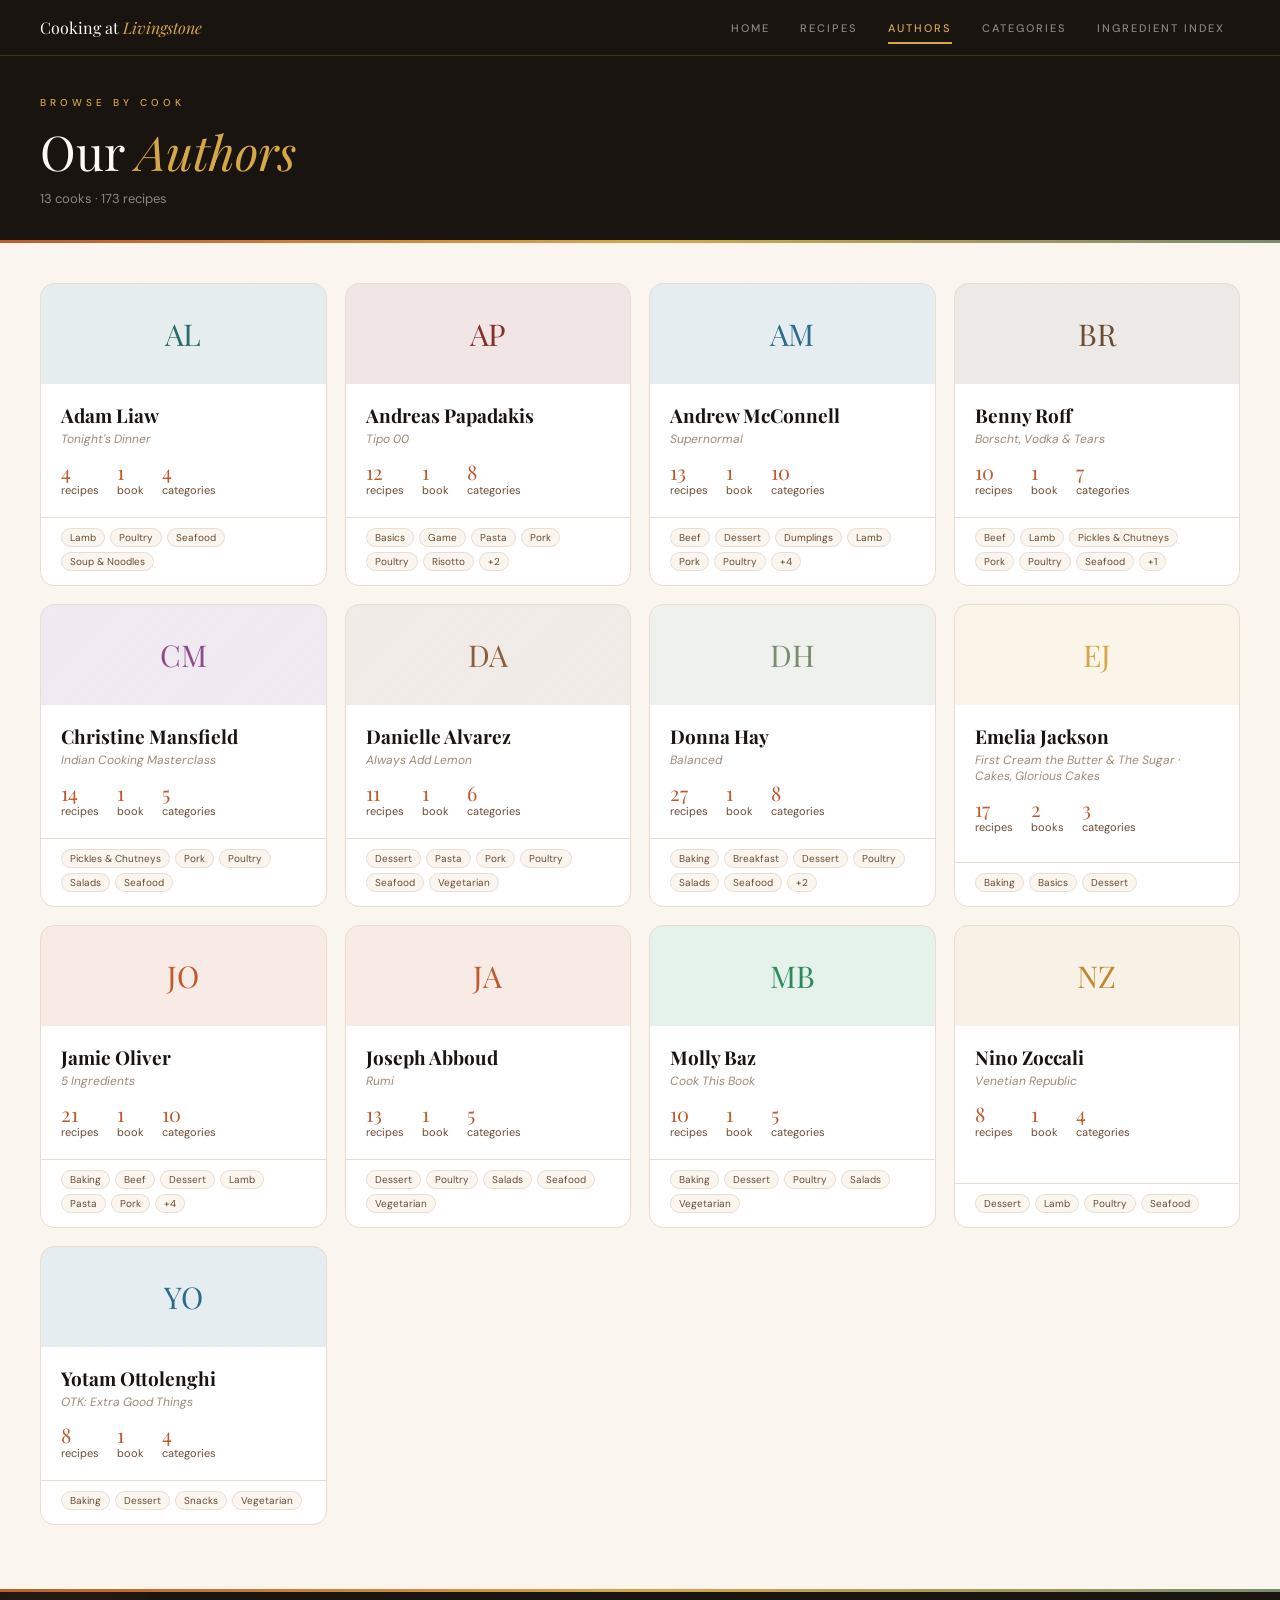
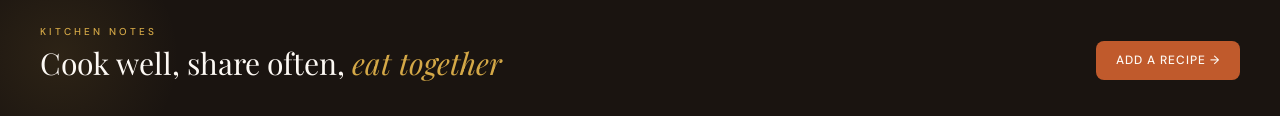
<file: authors.html>
<!DOCTYPE html>
<html lang="en">
<head>
<meta charset="UTF-8">
<meta name="viewport" content="width=device-width, initial-scale=1.0">
<title>Authors — Cooking at Livingstone</title>
<link href="https://fonts.googleapis.com/css2?family=Playfair+Display:ital,wght@0,400;0,700;1,400&family=DM+Sans:ital,wght@0,300;0,400;0,500;1,300&display=swap" rel="stylesheet">
<link rel="stylesheet" href="shared.css">

</head>
<body><nav class="nav" id="main-nav">
  <a href="index.html" class="nav-brand">Cooking at <em>Livingstone</em></a>
  <button class="nav-toggle" id="nav-toggle" aria-label="Menu">☰</button>
  <ul class="nav-links" id="nav-links">
    <li><a href="index.html" class="nav-link">Home</a></li>
    <li><a href="browse.html" class="nav-link">Recipes</a></li>
    <li><a href="authors.html" class="nav-link is-active">Authors</a></li>
    <li><a href="categories.html" class="nav-link">Categories</a></li>
    <li><a href="ingredient-index.html" class="nav-link">Ingredient Index</a></li>
  </ul>
</nav>
<main>
  <section class="subpage-hero">
    <div class="hero-eyebrow">Browse by cook</div>
    <h1>Our <em>Authors</em></h1>
    <div class="subpage-meta"><span>13 cooks · 173 recipes</span></div>
    <div class="hero-rule"></div>
  </section>
  <div class="page-body">
    <div class="authors-grid" id="authors-grid"></div>
  </div>
</main>
<footer><div class="footer-inner"><div><div class="footer-eyebrow">Kitchen Notes</div><div class="footer-title">Cook well, share often, <em>eat together</em></div></div><div class="footer-note"><a href="submit.html" class="footer-submit-btn">Add a recipe →</a></div></div></footer><script src="data.js"></script>
<script>
const authors = [...new Set(RECIPES.map(r=>r.author))];
const grid = document.getElementById('authors-grid');
const authorData = authors.map(name => {
    const recs=RECIPES.filter(r=>r.author===name);
    const books=[...new Set(recs.map(r=>r.book))];
    const cats=[...new Set(recs.map(r=>r.category))].sort();
    const m=AUTHOR_META[name]||{initials:name.slice(0,2).toUpperCase(),color:'#C05A2C',bg:'rgba(192,90,44,0.1)'};
    return {name,recs,books,cats,m};
  }).sort((a,b)=>a.name.localeCompare(b.name));

  grid.innerHTML = authorData.map(({name,recs,books,cats,m}) => `<a href="author.html?name=${encodeURIComponent(name)}" class="author-dir-card">
      <div class="author-dir-img" style="background:${m.bg};color:${m.color}"><span>${m.initials}</span></div>
      <div class="author-dir-body">
        <div class="author-dir-name">${escHtml(name)}</div>
        <div class="author-dir-book">${books.join(' · ')}</div>
        <div class="author-dir-stats">
          <div class="stat"><strong>${recs.length}</strong>recipes</div>
          <div class="stat"><strong>${books.length}</strong>${books.length>1?'books':'book'}</div>
          <div class="stat"><strong>${cats.length}</strong>categories</div>
        </div>
      </div>
      <div class="author-dir-footer">
        ${cats.slice(0,6).map(c=>`<span class="cat-chip">${escHtml(c)}</span>`).join('')}
        ${cats.length>6?`<span class="cat-chip">+${cats.length-6}</span>`:''}
      </div></a>`).join('');
</script>
<script>document.getElementById("nav-toggle").addEventListener("click",function(){document.getElementById("nav-links").classList.toggle("is-open");});</script></body></html>
</file>
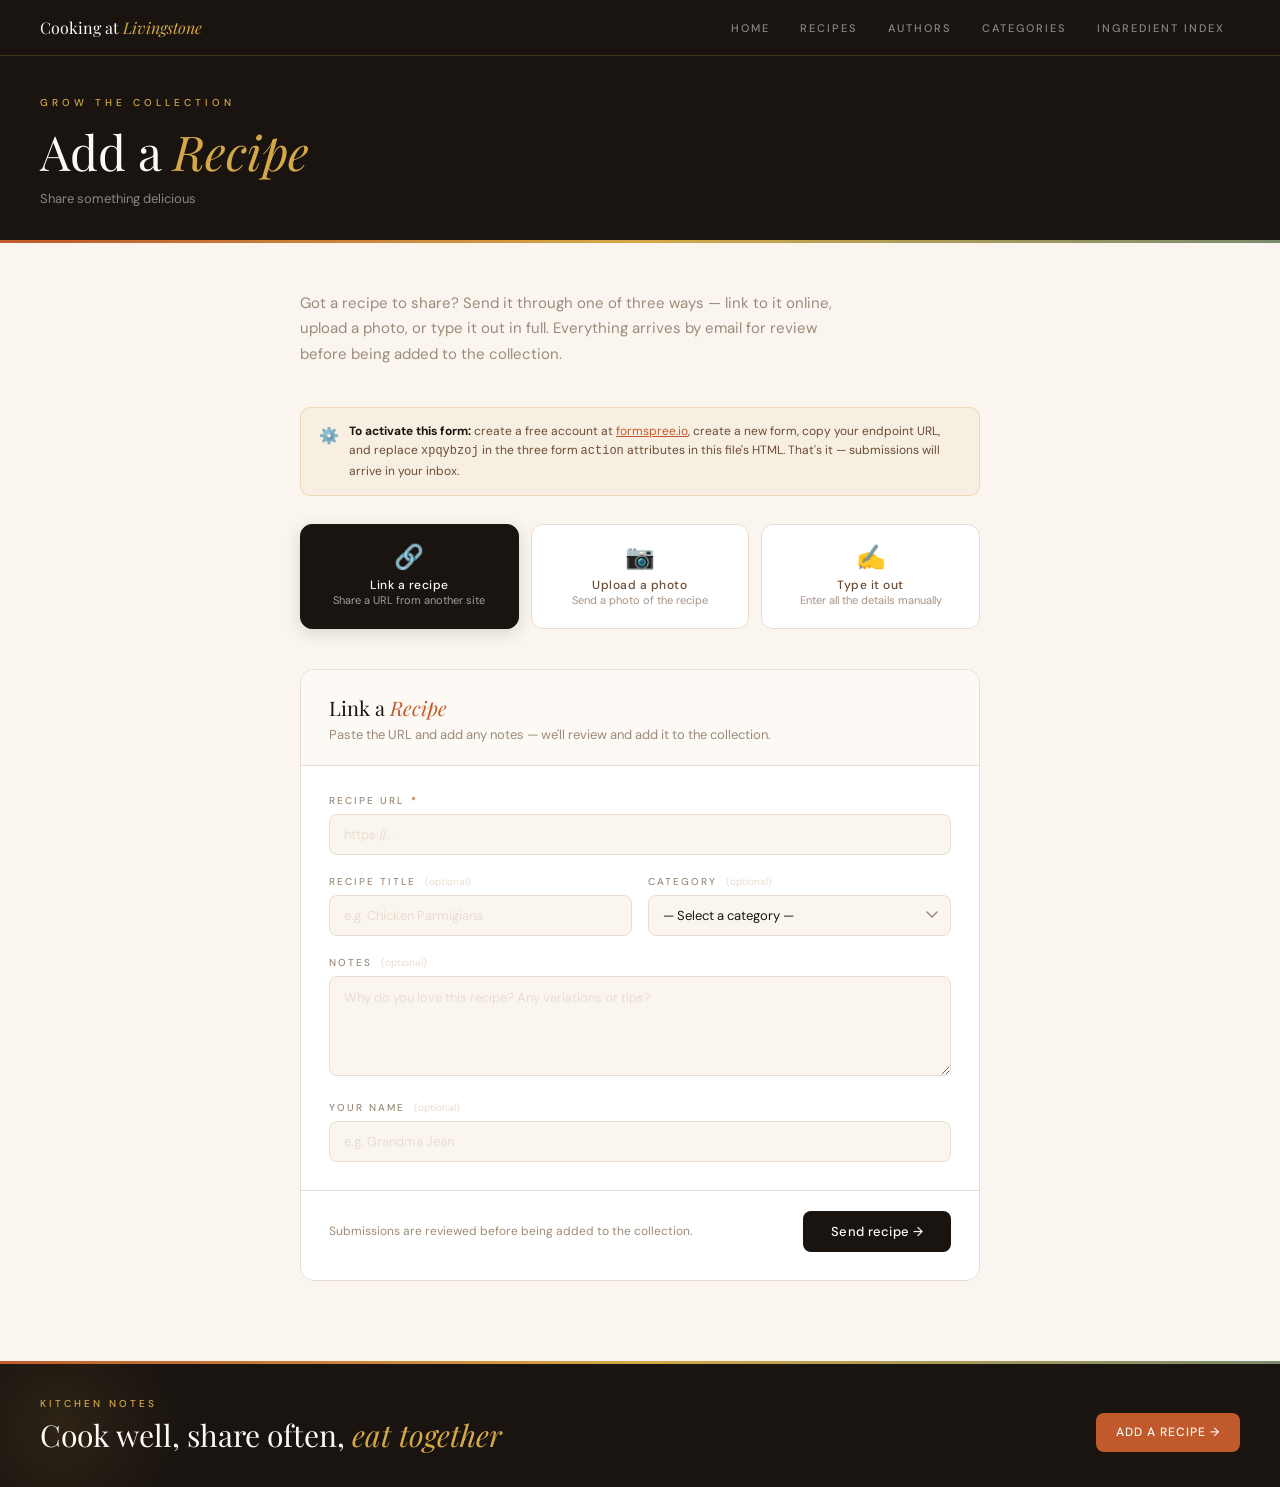
<file: submit.html>
<!DOCTYPE html>
<html lang="en">
<head>
<meta charset="UTF-8">
<meta name="viewport" content="width=device-width, initial-scale=1.0">
<title>Add a Recipe — Cooking at Livingstone</title>
<link href="https://fonts.googleapis.com/css2?family=Playfair+Display:ital,wght@0,400;0,700;1,400&family=DM+Sans:ital,wght@0,300;0,400;0,500;1,300&display=swap" rel="stylesheet">
<link rel="stylesheet" href="shared.css">
<style>

/* ── PAGE LAYOUT ────────────────────────────────────── */
.submit-body {
  max-width: 760px;
  margin: 0 auto;
  padding: 48px 40px 80px;
}

.submit-intro {
  margin-bottom: 40px;
}
.submit-intro p {
  font-size: 15px;
  line-height: 1.7;
  color: var(--muted);
  max-width: 560px;
}

/* ── METHOD SELECTOR ────────────────────────────────── */
.method-selector {
  display: grid;
  grid-template-columns: repeat(3, 1fr);
  gap: 12px;
  margin-bottom: 40px;
}

.method-btn {
  background: var(--card);
  border: 1px solid var(--border);
  border-radius: 12px;
  padding: 20px 16px;
  text-align: center;
  cursor: pointer;
  transition: all 0.18s;
  font-family: 'DM Sans', sans-serif;
  color: var(--brown);
  display: flex;
  flex-direction: column;
  align-items: center;
  gap: 8px;
}
.method-btn:hover {
  border-color: var(--rust);
  box-shadow: 0 2px 12px rgba(192,90,44,0.08);
}
.method-btn.is-active {
  background: var(--ink);
  border-color: var(--ink);
  color: var(--warm-white);
  box-shadow: 0 4px 16px rgba(26,20,16,0.15);
}
.method-icon { font-size: 24px; line-height: 1; }
.method-label {
  font-size: 12px;
  font-weight: 500;
  letter-spacing: 0.5px;
}
.method-desc {
  font-size: 11px;
  opacity: 0.6;
  line-height: 1.4;
}

/* ── FORM PANELS ────────────────────────────────────── */
.form-panel { display: none; }
.form-panel.is-active { display: block; animation: fadeUp 0.22s ease; }

@keyframes fadeUp {
  from { opacity: 0; transform: translateY(6px); }
  to   { opacity: 1; transform: translateY(0); }
}

/* ── FORM ELEMENTS ──────────────────────────────────── */
.form-card {
  background: var(--card);
  border: 1px solid var(--border);
  border-radius: 14px;
  overflow: hidden;
}

.form-card-header {
  padding: 24px 28px 20px;
  border-bottom: 1px solid var(--border);
  background: var(--warm-white);
}
.form-card-title {
  font-family: 'Playfair Display', serif;
  font-size: 20px;
  font-weight: 400;
  color: var(--ink);
  margin-bottom: 4px;
}
.form-card-title em { font-style: italic; color: var(--rust); }
.form-card-desc {
  font-size: 13px;
  color: var(--muted);
  line-height: 1.5;
}

.form-body { padding: 28px; }

.field-row {
  display: grid;
  grid-template-columns: 1fr 1fr;
  gap: 16px;
}

.field {
  margin-bottom: 20px;
}
.field:last-child { margin-bottom: 0; }

label {
  display: block;
  font-size: 10px;
  font-weight: 500;
  letter-spacing: 2px;
  text-transform: uppercase;
  color: var(--muted);
  margin-bottom: 7px;
}
label .required {
  color: var(--rust);
  margin-left: 2px;
}
label .optional {
  color: var(--border);
  font-weight: 400;
  letter-spacing: 0;
  text-transform: none;
  font-size: 10px;
  margin-left: 4px;
}

input[type="text"],
input[type="url"],
input[type="email"],
select,
textarea {
  width: 100%;
  padding: 11px 14px;
  border: 1px solid var(--border);
  border-radius: 8px;
  background: var(--cream);
  font-family: 'DM Sans', sans-serif;
  font-size: 13px;
  color: var(--ink);
  outline: none;
  transition: border-color 0.2s, box-shadow 0.2s;
  -webkit-appearance: none;
  appearance: none;
}
input:focus,
select:focus,
textarea:focus {
  border-color: var(--rust);
  box-shadow: 0 0 0 3px rgba(192,90,44,0.08);
  background: white;
}
input::placeholder,
textarea::placeholder { color: var(--border); }

select {
  background-image: url("data:image/svg+xml,%3Csvg xmlns='http://www.w3.org/2000/svg' width='12' height='8' viewBox='0 0 12 8'%3E%3Cpath d='M1 1l5 5 5-5' stroke='%239C8B7A' stroke-width='1.5' fill='none' stroke-linecap='round'/%3E%3C/svg%3E");
  background-repeat: no-repeat;
  background-position: right 12px center;
  padding-right: 36px;
  cursor: pointer;
}

textarea {
  resize: vertical;
  min-height: 100px;
  line-height: 1.6;
}
textarea.method-textarea { min-height: 180px; }

/* File input */
.file-drop {
  border: 2px dashed var(--border);
  border-radius: 8px;
  padding: 28px 20px;
  text-align: center;
  background: var(--cream);
  cursor: pointer;
  transition: all 0.18s;
  position: relative;
}
.file-drop:hover, .file-drop.is-over {
  border-color: var(--rust);
  background: rgba(192,90,44,0.03);
}
.file-drop input[type="file"] {
  position: absolute;
  inset: 0;
  opacity: 0;
  cursor: pointer;
  width: 100%;
  height: 100%;
  padding: 0;
  border: none;
  background: none;
}
.file-drop-icon { font-size: 28px; margin-bottom: 8px; line-height: 1; }
.file-drop-label {
  font-size: 13px;
  color: var(--brown);
  font-weight: 500;
  display: block;
  margin-bottom: 4px;
}
.file-drop-hint { font-size: 11px; color: var(--muted); }
.file-name {
  display: none;
  margin-top: 10px;
  font-size: 12px;
  color: var(--rust);
  font-weight: 500;
}

/* Divider between field groups */
.field-divider {
  height: 1px;
  background: var(--border);
  margin: 24px 0;
}

/* ── SUBMIT BUTTON ──────────────────────────────────── */
.form-footer {
  padding: 20px 28px 28px;
  border-top: 1px solid var(--border);
  display: flex;
  align-items: center;
  justify-content: space-between;
  gap: 16px;
  flex-wrap: wrap;
}
.form-note {
  font-size: 12px;
  color: var(--muted);
  line-height: 1.5;
  flex: 1;
}
.form-note a { color: var(--rust); text-decoration: none; }

.submit-btn {
  display: inline-flex;
  align-items: center;
  gap: 8px;
  background: var(--ink);
  color: var(--warm-white);
  border: none;
  border-radius: 8px;
  padding: 12px 28px;
  font-family: 'DM Sans', sans-serif;
  font-size: 13px;
  font-weight: 500;
  cursor: pointer;
  transition: background 0.18s;
  letter-spacing: 0.3px;
  white-space: nowrap;
}
.submit-btn:hover { background: var(--rust); }
.submit-btn:disabled { opacity: 0.5; cursor: not-allowed; }

/* ── SUCCESS STATE ──────────────────────────────────── */
.success-message {
  display: none;
  text-align: center;
  padding: 60px 40px;
  background: var(--card);
  border: 1px solid var(--border);
  border-radius: 14px;
}
.success-message.is-visible { display: block; animation: fadeUp 0.3s ease; }
.success-icon { font-size: 48px; margin-bottom: 16px; }
.success-title {
  font-family: 'Playfair Display', serif;
  font-size: 26px;
  font-weight: 400;
  color: var(--ink);
  margin-bottom: 10px;
}
.success-title em { font-style: italic; color: var(--rust); }
.success-text { font-size: 14px; color: var(--muted); line-height: 1.7; max-width: 420px; margin: 0 auto 24px; }
.success-back {
  display: inline-flex;
  align-items: center;
  gap: 6px;
  color: var(--rust);
  text-decoration: none;
  font-size: 13px;
  font-weight: 500;
  transition: gap 0.15s;
}
.success-back:hover { gap: 10px; }

/* ── SETUP NOTICE ───────────────────────────────────── */
.setup-notice {
  background: rgba(212,168,71,0.08);
  border: 1px solid rgba(212,168,71,0.3);
  border-radius: 10px;
  padding: 14px 18px;
  margin-bottom: 28px;
  font-size: 12px;
  color: var(--brown);
  line-height: 1.6;
  display: flex;
  gap: 10px;
  align-items: flex-start;
}
.setup-notice-icon { font-size: 16px; flex-shrink: 0; margin-top: 1px; }
.setup-notice strong { color: var(--ink); }
.setup-notice a { color: var(--rust); }
.setup-notice.is-hidden { display: none; }

/* ── RESPONSIVE ─────────────────────────────────────── */
@media (max-width: 768px) {
  .submit-body { padding: 28px 20px 64px; }
  .method-selector { grid-template-columns: 1fr; gap: 8px; }
  .method-btn { flex-direction: row; text-align: left; padding: 14px 16px; }
  .method-icon { font-size: 20px; }
  .field-row { grid-template-columns: 1fr; }
  .form-body { padding: 20px; }
  .form-card-header { padding: 20px; }
  .form-footer { flex-direction: column; align-items: stretch; }
  .submit-btn { justify-content: center; }
}

</style>
</head>
<body>

<nav class="nav" id="main-nav">
  <a href="index.html" class="nav-brand">Cooking at <em>Livingstone</em></a>
  <button class="nav-toggle" id="nav-toggle" aria-label="Menu">☰</button>
  <ul class="nav-links" id="nav-links">
    <li><a href="index.html" class="nav-link">Home</a></li>
    <li><a href="browse.html" class="nav-link">Recipes</a></li>
    <li><a href="authors.html" class="nav-link">Authors</a></li>
    <li><a href="categories.html" class="nav-link">Categories</a></li>
    <li><a href="ingredient-index.html" class="nav-link">Ingredient Index</a></li>
  </ul>
</nav>

<main>
  <section class="subpage-hero">
    <div class="hero-eyebrow">Grow the collection</div>
    <h1>Add a <em>Recipe</em></h1>
    <div class="subpage-meta">
      <span>Share something delicious</span>
    </div>
    <div class="hero-rule"></div>
  </section>

  <div class="submit-body">

    <div class="submit-intro">
      <p>Got a recipe to share? Send it through one of three ways — link to it online, upload a photo, or type it out in full. Everything arrives by email for review before being added to the collection.</p>
    </div>

    <!-- ── SETUP NOTICE (remove once Formspree is wired up) ── -->
    <div class="setup-notice" id="setup-notice">
      <span class="setup-notice-icon">⚙️</span>
      <div>
        <strong>To activate this form:</strong> create a free account at
        <a href="https://formspree.io" target="_blank" rel="noopener">formspree.io</a>,
        create a new form, copy your endpoint URL, and replace
        <code>xpqybzoj</code> in the three form <code>action</code> attributes
        in this file's HTML. That's it — submissions will arrive in your inbox.
      </div>
    </div>

    <!-- ── METHOD SELECTOR ── -->
    <div class="method-selector">
      <button class="method-btn is-active" data-method="url">
        <span class="method-icon">🔗</span>
        <div>
          <div class="method-label">Link a recipe</div>
          <div class="method-desc">Share a URL from another site</div>
        </div>
      </button>
      <button class="method-btn" data-method="photo">
        <span class="method-icon">📷</span>
        <div>
          <div class="method-label">Upload a photo</div>
          <div class="method-desc">Send a photo of the recipe</div>
        </div>
      </button>
      <button class="method-btn" data-method="manual">
        <span class="method-icon">✍️</span>
        <div>
          <div class="method-label">Type it out</div>
          <div class="method-desc">Enter all the details manually</div>
        </div>
      </button>
    </div>

    <!-- ══════════ PANEL 1: URL ══════════ -->
    <div class="form-panel is-active" id="panel-url">
      <form action="https://formspree.io/f/xpqybzoj" method="POST" id="form-url">
        <input type="hidden" name="_subject" value="New recipe submission — Link">
        <input type="hidden" name="submission_type" value="url">

        <div class="form-card">
          <div class="form-card-header">
            <div class="form-card-title">Link a <em>Recipe</em></div>
            <div class="form-card-desc">Paste the URL and add any notes — we'll review and add it to the collection.</div>
          </div>
          <div class="form-body">
            <div class="field">
              <label for="url-recipe-url">Recipe URL <span class="required">*</span></label>
              <input type="url" id="url-recipe-url" name="recipe_url"
                     placeholder="https://..." required>
            </div>
            <div class="field-row">
              <div class="field">
                <label for="url-title">Recipe title <span class="optional">(optional)</span></label>
                <input type="text" id="url-title" name="title" placeholder="e.g. Chicken Parmigiana">
              </div>
              <div class="field">
                <label for="url-category">Category <span class="optional">(optional)</span></label>
                <select id="url-category" name="category">
                  <option value="">— Select a category —</option>
                  <option>Baking</option>
                  <option>Basics</option>
                  <option>Beef</option>
                  <option>Breakfast</option>
                  <option>Dessert</option>
                  <option>Dumplings</option>
                  <option>Game</option>
                  <option>Lamb</option>
                  <option>Pasta</option>
                  <option>Pickles &amp; Chutneys</option>
                  <option>Pork</option>
                  <option>Poultry</option>
                  <option>Risotto</option>
                  <option>Salads</option>
                  <option>Seafood</option>
                  <option>Snacks</option>
                  <option>Soup &amp; Noodles</option>
                  <option>Vegetarian</option>
                </select>
              </div>
            </div>
            <div class="field">
              <label for="url-notes">Notes <span class="optional">(optional)</span></label>
              <textarea id="url-notes" name="notes" rows="3"
                        placeholder="Why do you love this recipe? Any variations or tips?"></textarea>
            </div>
            <div class="field">
              <label for="url-from">Your name <span class="optional">(optional)</span></label>
              <input type="text" id="url-from" name="submitted_by" placeholder="e.g. Grandma Jean">
            </div>
          </div>
          <div class="form-footer">
            <div class="form-note">
              Submissions are reviewed before being added to the collection.
            </div>
            <button type="submit" class="submit-btn">Send recipe →</button>
          </div>
        </div>
      </form>
    </div>

    <!-- ══════════ PANEL 2: PHOTO ══════════ -->
    <div class="form-panel" id="panel-photo">
      <form action="https://formspree.io/f/xpqybzoj" method="POST"
            enctype="multipart/form-data" id="form-photo">
        <input type="hidden" name="_subject" value="New recipe submission — Photo">
        <input type="hidden" name="submission_type" value="photo">

        <div class="form-card">
          <div class="form-card-header">
            <div class="form-card-title">Upload a <em>Photo</em></div>
            <div class="form-card-desc">A photo of the recipe — from a book, magazine, handwritten card, or screen. We'll transcribe it from there.</div>
          </div>
          <div class="form-body">
            <div class="field">
              <label>Photo <span class="required">*</span></label>
              <div class="file-drop" id="photo-drop">
                <input type="file" name="photos[]" accept="image/*" id="photo-input" multiple required>
                <div class="file-drop-icon">📷</div>
                <span class="file-drop-label">Tap to choose one or more photos</span>
                <span class="file-drop-hint">JPG, PNG or HEIC · select multiple for a batch</span>
                <div class="file-name" id="photo-file-name"></div>
              </div>
            </div>
            <div class="field-row">
              <div class="field">
                <label for="photo-author">Author <span class="optional">(optional)</span></label>
                <input type="text" id="photo-author" name="author" placeholder="e.g. Jamie Oliver">
              </div>
              <div class="field">
                <label for="photo-source">Source <span class="optional">(optional)</span></label>
                <input type="text" id="photo-source" name="source"
                       placeholder="e.g. Nana's recipe card">
              </div>
            </div>
            <div class="field">
              <label for="photo-notes">Notes <span class="optional">(optional)</span></label>
              <textarea id="photo-notes" name="notes" rows="3"
                        placeholder="Anything else we should know?"></textarea>
            </div>
            <div class="field">
              <label for="photo-from">Your name <span class="optional">(optional)</span></label>
              <input type="text" id="photo-from" name="submitted_by" placeholder="e.g. Grandma Jean">
            </div>
          </div>
          <div class="form-footer">
            <div class="form-note">
              Submissions are reviewed before being added to the collection.
            </div>
            <button type="submit" class="submit-btn">Send recipe →</button>
          </div>
        </div>
      </form>
    </div>

    <!-- ══════════ PANEL 3: MANUAL ══════════ -->
    <div class="form-panel" id="panel-manual">
      <form action="https://formspree.io/f/xpqybzoj" method="POST" id="form-manual">
        <input type="hidden" name="_subject" value="New recipe submission — Full details">
        <input type="hidden" name="submission_type" value="manual">

        <div class="form-card">
          <div class="form-card-header">
            <div class="form-card-title">Type it <em>Out</em></div>
            <div class="form-card-desc">Enter all the details and it'll arrive ready to add to the collection.</div>
          </div>
          <div class="form-body">

            <!-- Title + Category -->
            <div class="field-row">
              <div class="field">
                <label for="m-title">Recipe title <span class="required">*</span></label>
                <input type="text" id="m-title" name="title"
                       placeholder="e.g. Roast Tikka Chicken" required>
              </div>
              <div class="field">
                <label for="m-category">Category <span class="required">*</span></label>
                <select id="m-category" name="category" required>
                  <option value="">— Select —</option>
                  <option>Baking</option>
                  <option>Basics</option>
                  <option>Beef</option>
                  <option>Breakfast</option>
                  <option>Dessert</option>
                  <option>Dumplings</option>
                  <option>Game</option>
                  <option>Lamb</option>
                  <option>Pasta</option>
                  <option>Pickles &amp; Chutneys</option>
                  <option>Pork</option>
                  <option>Poultry</option>
                  <option>Risotto</option>
                  <option>Salads</option>
                  <option>Seafood</option>
                  <option>Snacks</option>
                  <option>Soup &amp; Noodles</option>
                  <option>Vegetarian</option>
                </select>
              </div>
            </div>

            <!-- Author + Book -->
            <div class="field-row">
              <div class="field">
                <label for="m-author">Author / Cook <span class="optional">(optional)</span></label>
                <input type="text" id="m-author" name="author"
                       placeholder="e.g. Jamie Oliver">
              </div>
              <div class="field">
                <label for="m-book">Book / Source <span class="optional">(optional)</span></label>
                <input type="text" id="m-book" name="source"
                       placeholder="e.g. 5 Ingredients">
              </div>
            </div>

            <!-- Serves + Time -->
            <div class="field-row">
              <div class="field">
                <label for="m-serves">Serves <span class="optional">(optional)</span></label>
                <input type="text" id="m-serves" name="serves"
                       placeholder="e.g. 4">
              </div>
              <div class="field">
                <label for="m-time">Time <span class="optional">(optional)</span></label>
                <input type="text" id="m-time" name="time"
                       placeholder="e.g. 35 mins">
              </div>
            </div>

            <div class="field-divider"></div>

            <!-- Ingredients -->
            <div class="field">
              <label for="m-ingredients">
                Ingredients <span class="required">*</span>
              </label>
              <textarea id="m-ingredients" name="ingredients"
                        placeholder="One ingredient per line, e.g.&#10;2 chicken thighs&#10;1 tbsp olive oil&#10;Salt and pepper"
                        rows="6" required></textarea>
            </div>

            <!-- Method -->
            <div class="field">
              <label for="m-method">Method <span class="required">*</span></label>
              <textarea id="m-method" name="method" class="method-textarea"
                        placeholder="Describe the steps…" required></textarea>
            </div>

            <div class="field-divider"></div>

            <!-- Submitted by + Notes -->
            <div class="field-row">
              <div class="field">
                <label for="m-from">Your name <span class="optional">(optional)</span></label>
                <input type="text" id="m-from" name="submitted_by"
                       placeholder="e.g. Grandma Jean">
              </div>
              <div class="field">
                <label for="m-notes">Notes <span class="optional">(optional)</span></label>
                <input type="text" id="m-notes" name="notes"
                       placeholder="Tips, variations, stories…">
              </div>
            </div>

          </div>
          <div class="form-footer">
            <div class="form-note">
              Submissions are reviewed before being added to the collection.
            </div>
            <button type="submit" class="submit-btn">Send recipe →</button>
          </div>
        </div>
      </form>
    </div>

    <!-- ── SUCCESS MESSAGE ── -->
    <div class="success-message" id="success-message">
      <div class="success-icon">🎉</div>
      <div class="success-title">Recipe <em>received!</em></div>
      <p class="success-text">Thanks for sharing. The recipe will be reviewed and added to the collection shortly.</p>
      <a href="index.html" class="success-back">← Back to the collection</a>
    </div>

  </div>
</main>

<footer>
  <div class="footer-inner">
    <div>
      <div class="footer-eyebrow">Kitchen Notes</div>
      <div class="footer-title">Cook well, share often, <em>eat together</em></div>
    </div>
    <div class="footer-note"><a href="submit.html" class="footer-submit-btn">Add a recipe →</a></div>
  </div>
</footer>

<script>

// ── METHOD SWITCHER ───────────────────────────────────
document.querySelectorAll('[data-method]').forEach(btn => {
  btn.addEventListener('click', () => {
    document.querySelectorAll('[data-method]').forEach(b => b.classList.remove('is-active'));
    btn.classList.add('is-active');
    const method = btn.dataset.method;
    document.querySelectorAll('.form-panel').forEach(p => p.classList.remove('is-active'));
    document.getElementById('panel-' + method).classList.add('is-active');
    document.getElementById('success-message').classList.remove('is-visible');
  });
});

// ── FILE INPUT LABEL ──────────────────────────────────
const photoInput = document.getElementById('photo-input');
if (photoInput) {
  photoInput.addEventListener('change', () => {
    const nameEl = document.getElementById('photo-file-name');
    if (photoInput.files.length) {
      nameEl.textContent = photoInput.files.length === 1
        ? photoInput.files[0].name
        : `${photoInput.files.length} photos selected`;
      nameEl.style.display = 'block';
    }
  });
}

// ── FORM SUBMISSIONS (AJAX for smooth UX) ─────────────
document.querySelectorAll('form').forEach(form => {
  form.addEventListener('submit', async e => {
    e.preventDefault();
    const btn = form.querySelector('.submit-btn');
    btn.disabled = true;
    btn.textContent = 'Sending…';

    try {
      const data = new FormData(form);
      const res  = await fetch(form.action, {
        method: 'POST',
        body: data,
        headers: { 'Accept': 'application/json' }
      });

      if (res.ok) {
        // Hide all form panels and show success
        document.querySelectorAll('.form-panel').forEach(p => p.classList.remove('is-active'));
        document.querySelectorAll('[data-method]').forEach(b => b.classList.remove('is-active'));
        document.getElementById('success-message').classList.add('is-visible');
        document.getElementById('success-message').scrollIntoView({ behavior: 'smooth', block: 'center' });
      } else {
        throw new Error('Server error');
      }
    } catch {
      btn.disabled = false;
      btn.textContent = 'Send recipe →';
      alert('Something went wrong — please try again or email us directly.');
    }
  });
});

// ── HIDE SETUP NOTICE if Formspree is wired ───────────
// (Checks if the action still contains the placeholder)
document.querySelectorAll('form').forEach(form => {
  if (!form.action.includes('xpqybzoj')) {
    document.getElementById('setup-notice')?.classList.add('is-hidden');
  }
});

</script>
<script>
document.getElementById('nav-toggle').addEventListener('click', function() {
  document.getElementById('nav-links').classList.toggle('is-open');
});
</script>
</body>
</html>
</file>
<file: shared.css>
/* ══════════════════════════════════════════
   RESET + VARIABLES
══════════════════════════════════════════ */
*, *::before, *::after { box-sizing: border-box; margin: 0; padding: 0; }

:root {
  --cream:      #FAF6EF;
  --warm-white: #FDF9F4;
  --ink:        #1A1410;
  --brown:      #6B4C35;
  --rust:       #C05A2C;
  --gold:       #D4A847;
  --sage:       #7A8C6E;
  --muted:      #9C8B7A;
  --border:     #E8DDD0;
  --card:       #FFFFFF;
  --nav-h:      56px;
}

html { scroll-behavior: smooth; }

body {
  font-family: 'DM Sans', sans-serif;
  background: var(--cream);
  color: var(--ink);
  min-height: 100vh;
  display: flex;
  flex-direction: column;
}

main { flex: 1; }

/* ══════════════════════════════════════════
   NAV
══════════════════════════════════════════ */
.nav {
  position: sticky; top: 0; z-index: 300;
  height: var(--nav-h);
  background: var(--ink);
  display: flex; align-items: center; justify-content: space-between;
  padding: 0 40px;
  border-bottom: 1px solid rgba(212,168,71,0.2);
}

.nav-brand {
  font-family: 'Playfair Display', serif;
  font-size: 16px; font-weight: 400;
  color: var(--warm-white);
  text-decoration: none; white-space: nowrap; flex-shrink: 0;
}
.nav-brand em { font-style: italic; color: var(--gold); }

.nav-links {
  display: flex; gap: 0; list-style: none;
}

.nav-link {
  display: block;
  font-family: 'DM Sans', sans-serif;
  font-size: 11px; font-weight: 500; letter-spacing: 2px; text-transform: uppercase;
  color: rgba(250,246,239,0.5);
  text-decoration: none;
  padding: 8px 15px;
  position: relative; transition: color 0.2s;
}
.nav-link::after {
  content: '';
  position: absolute; bottom: -1px; left: 15px; right: 15px;
  height: 2px; background: var(--gold);
  transform: scaleX(0); transition: transform 0.2s;
}
.nav-link:hover { color: var(--warm-white); }
.nav-link.is-active { color: var(--gold); }
.nav-link.is-active::after { transform: scaleX(1); }

/* Mobile hamburger */
.nav-toggle {
  display: none;
  background: none; border: none; cursor: pointer;
  color: var(--warm-white); font-size: 20px; padding: 4px 8px;
}

/* ══════════════════════════════════════════
   PAGE HEROES
══════════════════════════════════════════ */
.site-hero {
  background: var(--ink);
  padding: 64px 40px 56px;
  position: relative; overflow: hidden;
}
.site-hero::before {
  content: '';
  position: absolute; top: -80px; right: -80px;
  width: 400px; height: 400px; border-radius: 50%;
  background: radial-gradient(circle, rgba(212,168,71,0.12) 0%, transparent 70%);
}
.site-hero::after {
  content: '';
  position: absolute; bottom: -60px; left: 20%;
  width: 320px; height: 320px; border-radius: 50%;
  background: radial-gradient(circle, rgba(192,90,44,0.08) 0%, transparent 70%);
}
.hero-rule {
  position: absolute; bottom: 0; left: 0; right: 0; height: 3px;
  background: linear-gradient(90deg, var(--rust), var(--gold), var(--sage));
}
.hero-eyebrow {
  font-size: 10px; font-weight: 500; letter-spacing: 4px; text-transform: uppercase;
  color: var(--gold); margin-bottom: 16px; position: relative; z-index: 1;
}
.site-hero h1 {
  font-family: 'Playfair Display', serif;
  font-size: clamp(36px, 6vw, 72px); font-weight: 400;
  color: var(--warm-white); line-height: 1.05;
  position: relative; z-index: 1; max-width: 700px;
}
.site-hero h1 em { font-style: italic; color: var(--gold); }
.hero-sub {
  margin-top: 16px; font-size: 14px; font-weight: 300;
  color: rgba(250,246,239,0.5);
  position: relative; z-index: 1;
  display: flex; align-items: center; gap: 16px; flex-wrap: wrap;
}
.hero-sub strong { color: var(--cream); font-weight: 400; }
.hero-divider { width: 1px; height: 14px; background: rgba(255,255,255,0.15); }

.subpage-hero {
  background: var(--ink);
  padding: 40px 40px 36px;
  position: relative; overflow: hidden;
}
.subpage-hero::after {
  content: '';
  position: absolute; bottom: 0; left: 0; right: 0; height: 3px;
  background: linear-gradient(90deg, var(--rust), var(--gold), var(--sage));
}
.subpage-hero h1 {
  font-family: 'Playfair Display', serif;
  font-size: clamp(28px, 4vw, 48px); font-weight: 400;
  color: var(--warm-white); line-height: 1.1;
}
.subpage-hero h1 em { font-style: italic; color: var(--gold); }
.subpage-meta {
  margin-top: 12px; display: flex; align-items: center;
  gap: 12px; flex-wrap: wrap;
}
.subpage-meta span { font-size: 13px; color: rgba(250,246,239,0.5); }
.subpage-meta .chip {
  background: rgba(255,255,255,0.08);
  color: rgba(250,246,239,0.7);
  border-radius: 20px; padding: 3px 10px; font-size: 11px;
}

/* ══════════════════════════════════════════
   BACK BUTTON
══════════════════════════════════════════ */
.back-btn {
  display: inline-flex; align-items: center; gap: 6px;
  font-size: 10px; font-weight: 500; letter-spacing: 2px; text-transform: uppercase;
  color: rgba(250,246,239,0.45);
  text-decoration: none; background: none; border: none;
  font-family: 'DM Sans', sans-serif;
  margin-bottom: 18px; display: block; transition: color 0.15s; cursor: pointer;
}
.back-btn:hover { color: var(--gold); }

/* ══════════════════════════════════════════
   RECIPE CARDS  (used on all listing pages)
══════════════════════════════════════════ */
.recipe-grid {
  display: grid;
  grid-template-columns: repeat(auto-fill, minmax(280px, 1fr));
  gap: 18px;
}

.r-card {
  display: block; text-decoration: none; color: inherit;
  background: var(--card); border: 1px solid var(--border);
  border-radius: 12px; padding: 28px 22px 22px;
  transition: all 0.2s; position: relative; overflow: hidden;
}
.r-card::before {
  content: '';
  position: absolute; top: 0; left: 0; right: 0; height: 3px;
  background: linear-gradient(90deg, var(--rust), var(--gold));
  opacity: 0; transition: opacity 0.2s;
}
.r-card:hover { border-color: var(--rust); box-shadow: 0 4px 22px rgba(192,90,44,0.1); transform: translateY(-2px); }
.r-card:hover::before { opacity: 1; }

.r-fav-btn {
  position: absolute; top: 14px; right: 14px; z-index: 2;
  padding: 3px 5px; border: 0; background: transparent;
  cursor: pointer; font-size: 17px; line-height: 1;
  color: #bbb; transition: all 0.2s;
}
.r-fav-btn:hover { transform: scale(1.1); }
.r-fav-btn.is-on { color: #c43b2f; }

.r-cat {
  font-size: 9px; font-weight: 500; letter-spacing: 2.5px;
  text-transform: uppercase; color: var(--sage); margin-bottom: 6px;
}
.r-title {
  font-family: 'Playfair Display', serif;
  font-size: 18px; font-weight: 700;
  line-height: 1.2; margin-bottom: 8px; color: var(--ink);
}
.r-meta {
  display: flex; gap: 10px; font-size: 11px;
  color: var(--muted); margin-bottom: 10px; flex-wrap: wrap;
}
.r-summary { font-size: 13px; line-height: 1.6; color: #5d554d; }

/* ══════════════════════════════════════════
   SECTION HEADERS
══════════════════════════════════════════ */
.section-header {
  display: flex; align-items: baseline; justify-content: space-between;
  margin-bottom: 20px;
}
.section-title {
  font-family: 'Playfair Display', serif;
  font-size: 26px; font-weight: 400; color: var(--ink);
}
.section-title em { font-style: italic; color: var(--rust); }
.section-link {
  font-size: 11px; font-weight: 500; letter-spacing: 1.5px; text-transform: uppercase;
  color: var(--muted); text-decoration: none;
  transition: color 0.15s;
}
.section-link:hover { color: var(--rust); }

/* Recipe section groups (on author/category detail pages) */
.recipe-sec { margin-bottom: 36px; }
.recipe-sec-header {
  display: flex; align-items: center; justify-content: space-between;
  padding-bottom: 10px; margin-bottom: 14px;
  border-bottom: 1px solid var(--border);
}
.recipe-sec-title {
  font-family: 'Playfair Display', serif; font-size: 22px; font-weight: 400;
}
.recipe-sec-count { font-size: 11px; color: var(--muted); }

/* ══════════════════════════════════════════
   CAROUSELS
══════════════════════════════════════════ */
.carousel-wrap { position: relative; }
.carousel-outer { overflow: hidden; margin: 0 -6px; padding: 0 6px; }
.carousel-track {
  display: flex; gap: 16px;
  transition: transform 0.38s cubic-bezier(0.25, 0.46, 0.45, 0.94);
}
.carousel-arrow {
  position: absolute; top: 50%; transform: translateY(-50%);
  width: 38px; height: 38px; border-radius: 50%;
  background: var(--card); border: 1px solid var(--border);
  display: flex; align-items: center; justify-content: center;
  cursor: pointer; z-index: 10;
  box-shadow: 0 2px 10px rgba(26,20,16,0.1);
  transition: all 0.2s; color: var(--brown); font-size: 16px;
}
.carousel-arrow:hover { background: var(--ink); color: var(--warm-white); border-color: var(--ink); }
.carousel-arrow.prev { left: -19px; }
.carousel-arrow.next { right: -19px; }
.carousel-arrow:disabled { opacity: 0.25; pointer-events: none; }

/* Author tiles */
.author-tile {
  flex: 0 0 210px; background: var(--card); border: 1px solid var(--border);
  border-radius: 14px; overflow: hidden; text-decoration: none; color: inherit;
  display: block; transition: all 0.22s;
}
.author-tile:hover { transform: translateY(-4px); box-shadow: 0 8px 24px rgba(26,20,16,0.1); border-color: transparent; }
.author-tile-img {
  height: 130px; display: flex; align-items: center; justify-content: center;
  font-family: 'Playfair Display', serif; font-size: 34px; font-weight: 400;
  position: relative; overflow: hidden;
}
.author-tile-img::before {
  content: ''; position: absolute; inset: 0; opacity: 0.07;
  background-image: repeating-linear-gradient(45deg, rgba(255,255,255,0.5) 0px, rgba(255,255,255,0.5) 1px, transparent 1px, transparent 11px);
}
.author-tile-img span { position: relative; z-index: 1; }
.author-tile-body { padding: 14px 16px 16px; }
.author-tile-name {
  font-family: 'Playfair Display', serif; font-size: 15px; font-weight: 700;
  color: var(--ink); margin-bottom: 2px; line-height: 1.2;
}
.author-tile-book { font-size: 11px; font-style: italic; color: var(--muted); margin-bottom: 8px; white-space: nowrap; overflow: hidden; text-overflow: ellipsis; }
.author-tile-count { font-size: 11px; color: var(--rust); font-weight: 500; }

/* Category tiles */
.cat-tile {
  flex: 0 0 170px; border-radius: 14px; overflow: hidden;
  text-decoration: none; display: block;
  height: 190px; position: relative; transition: all 0.22s;
}
.cat-tile:hover { transform: translateY(-4px); box-shadow: 0 10px 28px rgba(26,20,16,0.15); }
.cat-tile-bg {
  position: absolute; inset: 0;
  display: flex; align-items: center; justify-content: center; font-size: 48px;
  background-size: cover; background-position: center;
}
.cat-tile-bg::after {
  content: ''; position: absolute; inset: 0;
  background: linear-gradient(180deg, transparent 25%, rgba(26,20,16,0.72) 100%);
}
/* Hide emoji when a real image is loaded */
.cat-tile-bg.has-img { font-size: 0; }
.cat-tile-content { position: absolute; bottom: 0; left: 0; right: 0; z-index: 1; padding: 14px; }
.cat-tile-name { font-family: 'Playfair Display', serif; font-size: 16px; font-weight: 400; color: white; line-height: 1.2; margin-bottom: 2px; }
.cat-tile-count { font-size: 11px; color: rgba(255,255,255,0.65); }

/* ══════════════════════════════════════════
   FEATURED RECIPE CARDS (home page picks)
══════════════════════════════════════════ */
.featured-grid {
  display: grid; grid-template-columns: repeat(3, 1fr); gap: 16px;
}
.featured-card {
  background: var(--card); border: 1px solid var(--border);
  border-radius: 14px; padding: 24px;
  text-decoration: none; color: inherit; display: block;
  transition: all 0.2s; position: relative; overflow: hidden;
}
.featured-card-bar {
  position: absolute; top: 0; left: 0; right: 0; height: 3px;
  border-radius: 14px 14px 0 0; opacity: 0.5; transition: opacity 0.2s;
}
.featured-card:hover { border-color: var(--rust); box-shadow: 0 4px 22px rgba(192,90,44,0.1); transform: translateY(-2px); }
.featured-card:hover .featured-card-bar { opacity: 1; }
.featured-cat { font-size: 9px; font-weight: 500; letter-spacing: 2.5px; text-transform: uppercase; color: var(--sage); margin-bottom: 6px; }
.featured-title { font-family: 'Playfair Display', serif; font-size: 18px; font-weight: 700; color: var(--ink); line-height: 1.25; margin-bottom: 6px; }
.featured-author { font-size: 11px; color: var(--muted); font-style: italic; }
.featured-time { margin-top: 12px; font-size: 11px; color: var(--rust); }

/* ══════════════════════════════════════════
   DIRECTORY GRIDS
══════════════════════════════════════════ */
.authors-grid {
  display: grid; grid-template-columns: repeat(auto-fill, minmax(280px, 1fr)); gap: 18px;
}
.author-dir-card {
  background: var(--card); border: 1px solid var(--border); border-radius: 14px;
  overflow: hidden; text-decoration: none; color: inherit;
  display: flex; flex-direction: column; transition: all 0.22s;
}
.author-dir-card:hover { transform: translateY(-3px); box-shadow: 0 8px 24px rgba(26,20,16,0.1); border-color: transparent; }
.author-dir-img {
  height: 100px; display: flex; align-items: center; justify-content: center;
  font-family: 'Playfair Display', serif; font-size: 30px; position: relative; overflow: hidden;
}
.author-dir-img::before {
  content: ''; position: absolute; inset: 0; opacity: 0.07;
  background-image: repeating-linear-gradient(-45deg, rgba(255,255,255,0.5) 0px, rgba(255,255,255,0.5) 1px, transparent 1px, transparent 10px);
}
.author-dir-img span { position: relative; z-index: 1; }
.author-dir-body { padding: 18px 20px 20px; flex: 1; }
.author-dir-name { font-family: 'Playfair Display', serif; font-size: 19px; font-weight: 700; color: var(--ink); margin-bottom: 3px; }
.author-dir-book { font-size: 12px; font-style: italic; color: var(--muted); margin-bottom: 14px; }
.author-dir-stats { display: flex; gap: 18px; }
.stat strong { font-family: 'Playfair Display', serif; font-size: 20px; font-weight: 400; color: var(--rust); display: block; line-height: 1.1; }
.stat { font-size: 11px; color: var(--brown); }
.author-dir-footer {
  padding: 10px 20px 14px; border-top: 1px solid var(--border);
  display: flex; flex-wrap: wrap; gap: 5px;
}
.cat-chip {
  font-size: 10px; padding: 2px 8px;
  background: var(--cream); border: 1px solid var(--border);
  border-radius: 10px; color: var(--brown);
}

.cats-grid {
  display: grid; grid-template-columns: repeat(auto-fill, minmax(165px, 1fr)); gap: 14px;
}
.cat-dir-card {
  background: var(--card); border: 1px solid var(--border); border-radius: 14px;
  overflow: hidden; text-decoration: none; color: inherit;
  display: flex; flex-direction: column; transition: all 0.22s;
}
.cat-dir-card:hover { transform: translateY(-3px); box-shadow: 0 8px 24px rgba(26,20,16,0.1); border-color: transparent; }
.cat-dir-img {
  height: 120px; display: flex; align-items: center; justify-content: center; font-size: 38px;
  position: relative; overflow: hidden; background-size: cover; background-position: center;
}
.cat-dir-img::before {
  content: ''; position: absolute; inset: 0; opacity: 0.07;
  background-image: repeating-linear-gradient(45deg, rgba(255,255,255,0.5) 0px, rgba(255,255,255,0.5) 1px, transparent 1px, transparent 10px);
}
/* Shown only when no image */
.cat-dir-img.has-img { font-size: 0; }
.cat-dir-img.has-img::before { display: none; }
/* Subtle darkening gradient over photo for readability */
.cat-dir-img.has-img::after {
  content: ''; position: absolute; inset: 0;
  background: linear-gradient(180deg, rgba(26,20,16,0.08) 0%, rgba(26,20,16,0.22) 100%);
}
.cat-dir-icon { position: relative; z-index: 1; }
.cat-dir-body { padding: 14px 16px 16px; flex: 1; display: flex; flex-direction: column; }
.cat-dir-name { font-family: 'Playfair Display', serif; font-size: 16px; font-weight: 400; color: var(--ink); line-height: 1.2; margin-bottom: auto; }
.cat-dir-count { font-size: 11px; color: var(--rust); font-weight: 500; margin-top: 10px; }

/* ══════════════════════════════════════════
   JUMP NAV (filter chips on detail pages)
══════════════════════════════════════════ */
.jump-nav {
  display: flex; flex-wrap: wrap; gap: 8px; align-items: center;
  padding: 20px 40px 0;
}
.jump-label {
  font-size: 10px; font-weight: 500; letter-spacing: 2px; text-transform: uppercase;
  color: var(--muted); margin-right: 4px;
}
.jump-chip {
  background: var(--card); border: 1px solid var(--border); border-radius: 20px;
  padding: 5px 14px; font-size: 12px; color: var(--brown);
  text-decoration: none; font-family: 'DM Sans', sans-serif; cursor: pointer;
  transition: all 0.15s; display: inline-block;
}
.jump-chip:hover { border-color: var(--rust); color: var(--rust); }
.jump-chip.is-active { background: var(--ink); border-color: var(--ink); color: var(--warm-white); }
button.jump-chip { font-family: 'DM Sans', sans-serif; }

/* ══════════════════════════════════════════
   PROFILE BAR
══════════════════════════════════════════ */
.profile-bar {
  background: var(--warm-white); border-bottom: 1px solid var(--border);
  padding: 24px 40px; display: flex; gap: 18px; align-items: flex-start;
}
.profile-avatar {
  width: 56px; height: 56px; border-radius: 50%;
  display: flex; align-items: center; justify-content: center;
  font-family: 'Playfair Display', serif; font-size: 20px;
  flex-shrink: 0; position: relative; overflow: hidden;
}
.profile-avatar::before {
  content: ''; position: absolute; inset: 0; opacity: 0.1;
  background-image: repeating-linear-gradient(45deg, rgba(255,255,255,0.5) 0px, rgba(255,255,255,0.5) 1px, transparent 1px, transparent 8px);
}
.profile-avatar span { position: relative; z-index: 1; }
.profile-name { font-family: 'Playfair Display', serif; font-size: 20px; font-weight: 700; color: var(--ink); margin-bottom: 2px; }
.profile-book { font-size: 12px; font-style: italic; color: var(--muted); }
.profile-desc { font-size: 13px; color: var(--muted); line-height: 1.65; margin-top: 7px; max-width: 560px; }

/* ══════════════════════════════════════════
   SIDEBAR LAYOUT  (browse, author, category)
══════════════════════════════════════════ */
.browse-layout { display: grid; grid-template-columns: 265px 1fr; min-height: 600px; align-items: start; }
.sidebar {
  background: var(--warm-white); border-right: 1px solid var(--border); padding: 24px 18px;
  /* Sticky + independent scroll so ingredient list is always reachable */
  position: sticky;
  top: var(--nav-h);
  max-height: calc(100vh - var(--nav-h));
  overflow-y: auto;
  overscroll-behavior: contain;
}
.sidebar::-webkit-scrollbar { width: 4px; }
.sidebar::-webkit-scrollbar-track { background: transparent; }
.sidebar::-webkit-scrollbar-thumb { background: var(--border); border-radius: 2px; }
.sidebar::-webkit-scrollbar-thumb:hover { background: var(--muted); }

/* ── Favourites toggle tile ──────────────── */
.fav-section {
  margin-bottom: 20px;
  padding-bottom: 20px;
  border-bottom: 1px solid var(--border);
}
.fav-toggle {
  display: flex; align-items: center; justify-content: space-between;
  width: 100%; padding: 10px 12px;
  background: var(--cream); border: 1px solid var(--border); border-radius: 8px;
  cursor: pointer; font-family: 'DM Sans', sans-serif; font-size: 13px;
  font-weight: 500; color: var(--brown); transition: all 0.18s; text-align: left;
}
.fav-toggle:hover { border-color: #c43b2f; color: #c43b2f; background: rgba(196,59,47,0.04); }
.fav-toggle.is-active { background: rgba(196,59,47,0.07); border-color: #c43b2f; color: #c43b2f; }
.fav-toggle.is-active .fav-count { background: rgba(196,59,47,0.15); color: #c43b2f; }
.fav-toggle-left { display: flex; align-items: center; gap: 8px; }
.fav-count {
  font-size: 10px; background: var(--border); color: var(--muted);
  border-radius: 10px; padding: 2px 7px; font-weight: 500;
}

/* ── Ingredient search box ───────────────── */
.ing-search-wrap { position: relative; margin-bottom: 10px; }
.ing-search-wrap input {
  width: 100%; padding: 8px 12px 8px 32px;
  border: 1px solid var(--border); border-radius: 7px;
  background: var(--cream); font-family: 'DM Sans', sans-serif;
  font-size: 12px; color: var(--ink); outline: none; transition: border-color 0.2s;
}
.ing-search-wrap input:focus { border-color: var(--rust); }
.ing-search-wrap svg {
  position: absolute; left: 9px; top: 50%; transform: translateY(-50%);
  opacity: 0.35; pointer-events: none;
}

/* ── Active filter pills (shown in main toolbar) ── */
.active-filters { display: flex; flex-wrap: wrap; gap: 6px; margin-top: 8px; }
.filter-pill {
  display: inline-flex; align-items: center; gap: 5px;
  background: var(--ink); color: var(--warm-white);
  border-radius: 20px; padding: 3px 10px 3px 12px; font-size: 11px;
}
.pill-remove {
  background: none; border: none; color: rgba(250,246,239,0.5);
  cursor: pointer; font-size: 14px; line-height: 1; padding: 0;
  font-family: 'DM Sans', sans-serif; transition: color 0.15s;
}
.pill-remove:hover { color: var(--gold); }
.sidebar-title {
  font-size: 10px; font-weight: 500; letter-spacing: 3px; text-transform: uppercase;
  color: var(--muted); margin-bottom: 14px; padding-bottom: 8px; border-bottom: 1px solid var(--border);
}
.author-filter {
  display: flex; justify-content: space-between; align-items: center;
  width: 100%; padding: 7px 10px; background: transparent; border: 1px solid var(--border);
  border-radius: 7px; text-align: left; cursor: pointer; font-family: 'DM Sans', sans-serif;
  font-size: 12px; color: var(--brown); margin-bottom: 5px; transition: all 0.15s;
}
.author-filter:last-child { margin-bottom: 0; }
.author-filter:hover { border-color: var(--sage); color: var(--ink); background: var(--cream); }
.author-filter.is-active { background: var(--ink); color: var(--warm-white); border-color: var(--ink); }
.author-filter.is-active .badge { background: rgba(255,255,255,0.15); color: var(--gold); }
.author-filter-name { font-weight: 500; }
.author-filter-book { font-size: 10px; opacity: 0.65; display: block; margin-top: 1px; font-style: italic; }
.badge {
  font-size: 10px; background: var(--border); color: var(--muted);
  border-radius: 10px; padding: 2px 7px; font-weight: 500;
}
.search-box { position: relative; margin-bottom: 14px; }
.search-box input {
  width: 100%; padding: 9px 12px 9px 33px;
  border: 1px solid var(--border); border-radius: 7px;
  background: var(--cream); font-family: 'DM Sans', sans-serif;
  font-size: 12px; color: var(--ink); outline: none; transition: border-color 0.2s;
}
.search-box input:focus { border-color: var(--rust); }
.search-box svg { position: absolute; left: 9px; top: 50%; transform: translateY(-50%); opacity: 0.4; }
.ing-group { margin-bottom: 5px; }
.ing-letter { font-size: 10px; font-weight: 500; letter-spacing: 2px; text-transform: uppercase; color: var(--gold); padding: 5px 8px 3px; }
.ing-btn {
  display: flex; justify-content: space-between; align-items: center;
  width: 100%; padding: 5px 9px; background: transparent; border: none; border-radius: 5px;
  text-align: left; cursor: pointer; font-family: 'DM Sans', sans-serif;
  font-size: 12px; color: var(--brown); transition: all 0.15s;
}
.ing-btn:hover { background: var(--cream); color: var(--rust); }
.ing-btn.is-active { background: var(--rust); color: white; }
.ing-btn.is-active .badge { background: rgba(255,255,255,0.25); color: white; }

.browser-main { padding: 28px 36px; }
.browser-toolbar { display: flex; align-items: center; gap: 10px; margin-bottom: 20px; flex-wrap: wrap; }
.browser-heading { font-family: 'Playfair Display', serif; font-size: 22px; font-weight: 400; flex: 1; }
.browser-heading em { font-style: italic; color: var(--rust); }
.browser-count { font-size: 12px; color: var(--muted); }

.fav-btn {
  display: inline-flex; align-items: center; gap: 6px;
  padding: 7px 14px; border: 1px solid var(--border); border-radius: 999px;
  background: var(--card); color: var(--brown); font-family: 'DM Sans', sans-serif;
  font-size: 12px; cursor: pointer; transition: all 0.2s;
}
.fav-btn:hover { border-color: var(--rust); color: var(--rust); }
.fav-btn.is-active { background: rgba(192,90,44,0.08); border-color: var(--rust); color: var(--rust); }
.clear-btn {
  background: none; border: 1px solid var(--border); border-radius: 6px;
  padding: 6px 12px; font-family: 'DM Sans', sans-serif; font-size: 12px;
  color: var(--brown); cursor: pointer; transition: all 0.15s;
}
.clear-btn:hover { border-color: var(--rust); color: var(--rust); }

.browser-tabs { display: flex; margin-bottom: 20px; border-bottom: 1px solid var(--border); }
.btab {
  background: none; border: none; padding: 8px 14px 11px;
  font-family: 'DM Sans', sans-serif; font-size: 12px; color: var(--muted);
  cursor: pointer; position: relative; transition: color 0.2s; margin-bottom: -1px;
}
.btab.is-active { color: var(--rust); font-weight: 500; }
.btab.is-active::after { content: ''; position: absolute; bottom: 0; left: 0; right: 0; height: 2px; background: var(--rust); }

.group-header {
  display: flex; align-items: center; justify-content: space-between;
  padding-bottom: 8px; margin-bottom: 12px; border-bottom: 1px solid var(--border);
  margin-top: 24px;
}
.group-header:first-child { margin-top: 0; }
.group-title { font-family: 'Playfair Display', serif; font-size: 20px; font-weight: 400; }
.group-toggle { background: none; border: 1px solid var(--border); border-radius: 999px; padding: 4px 10px; font-family: 'DM Sans', sans-serif; font-size: 11px; color: var(--brown); cursor: pointer; }
.group-toggle:hover { border-color: var(--rust); color: var(--rust); }

/* Full index */
.full-index { columns: 3; column-gap: 28px; }
.fi-group { break-inside: avoid; margin-bottom: 20px; }
.fi-letter { font-family: 'Playfair Display', serif; font-size: 26px; font-weight: 400; color: var(--border); line-height: 1; margin-bottom: 5px; }
.fi-ing {
  width: 100%; text-align: left; background: transparent; border: none;
  padding: 3px 0; color: var(--brown); border-bottom: 1px dashed var(--border);
  display: flex; justify-content: space-between; cursor: pointer;
  font-size: 12px; font-family: 'DM Sans', sans-serif;
}
.fi-ing:hover { color: var(--rust); }
.fi-count { font-size: 10px; color: var(--muted); font-style: italic; }

/* Mobile sheet */
.mob-trigger { display: none; }
.mob-backdrop { display: none; position: fixed; inset: 0; background: rgba(26,20,16,0.5); z-index: 200; opacity: 0; pointer-events: none; transition: opacity 0.2s; }
.mob-backdrop.is-show { opacity: 1; pointer-events: auto; }

/* ══════════════════════════════════════════
   EMPTY + UTILITY
══════════════════════════════════════════ */
.empty { text-align: center; padding: 80px 40px; color: var(--muted); }
.empty-icon { font-size: 40px; margin-bottom: 12px; }
.empty p { font-size: 14px; }

.page-body { padding: 40px 40px 64px; }
.divider { height: 1px; background: var(--border); margin: 44px 40px 0; }

/* ══════════════════════════════════════════
   FOOTER
══════════════════════════════════════════ */
footer {
  background: var(--ink); padding: 36px 40px; position: relative; overflow: hidden; margin-top: auto;
}
footer::before { content: ''; position: absolute; top: 0; left: 0; right: 0; height: 3px; background: linear-gradient(90deg, var(--rust), var(--gold), var(--sage)); }
footer::after { content: ''; position: absolute; bottom: -60px; left: -60px; width: 240px; height: 240px; border-radius: 50%; background: radial-gradient(circle, rgba(212,168,71,0.1) 0%, transparent 70%); }
.footer-inner { position: relative; z-index: 1; display: flex; justify-content: space-between; align-items: flex-end; gap: 24px; }
.footer-eyebrow { font-size: 10px; letter-spacing: 3px; text-transform: uppercase; color: var(--gold); margin-bottom: 8px; font-weight: 500; }
.footer-title { font-family: 'Playfair Display', serif; font-size: clamp(20px, 3vw, 30px); color: var(--warm-white); font-weight: 400; line-height: 1.15; }
.footer-title em { font-style: italic; color: var(--gold); }
.footer-note { max-width: 380px; font-size: 13px; line-height: 1.6; color: rgba(250,246,239,0.45); text-align: right; }
.footer-submit-btn { display: inline-flex; align-items: center; gap: 6px; background: var(--rust); color: var(--warm-white); border-radius: 8px; padding: 10px 20px; font-size: 12px; font-weight: 500; letter-spacing: 1px; text-transform: uppercase; text-decoration: none; transition: background 0.18s; white-space: nowrap; }
.footer-submit-btn:hover { background: var(--gold); color: var(--ink); }

/* ══════════════════════════════════════════
   RESPONSIVE
══════════════════════════════════════════ */
@media (max-width: 900px) {
  .featured-grid { grid-template-columns: repeat(2,1fr); }
  .full-index { columns: 2; }
}

@media (max-width: 768px) {
  .nav { padding: 0 16px; }
  .nav-links { display: none; flex-direction: column; position: absolute; top: var(--nav-h); left: 0; right: 0; background: var(--ink); padding: 12px 16px 20px; border-bottom: 1px solid rgba(212,168,71,0.2); z-index: 299; }
  .nav-links.is-open { display: flex; }
  .nav-link { padding: 10px 0; font-size: 12px; border-bottom: 1px solid rgba(255,255,255,0.06); }
  .nav-toggle { display: block; }
  .site-hero { padding: 40px 20px 36px; }
  .subpage-hero { padding: 28px 20px 24px; }
  .page-body { padding: 24px 20px 48px; }
  .divider { margin: 28px 20px 0; }
  .jump-nav { padding: 14px 20px 0; }
  .profile-bar { padding: 20px; flex-direction: column; }
  .browse-layout { grid-template-columns: 1fr; }
  .browser-main { padding: 20px 20px 96px; }
  .full-index { columns: 1; }
  .featured-grid { grid-template-columns: 1fr; }
  .footer-inner { flex-direction: column; align-items: flex-start; }
  .footer-note { text-align: left; }
  footer { padding: 28px 20px; }
  .recipe-content { grid-template-columns: 1fr !important; }
  .recipe-sections { padding: 20px 20px 0; }

  .sidebar {
    position: fixed; left: 0; right: 0; bottom: 0; top: auto;
    height: min(78vh, 600px); z-index: 210;
    border-right: none; border-top: 1px solid var(--border);
    border-radius: 16px 16px 0 0;
    box-shadow: 0 -10px 36px rgba(26,20,16,0.2);
    transform: translateY(105%); transition: transform 0.26s ease;
    overflow-y: auto;
  }
  .sidebar.is-open { transform: translateY(0); }
  .mob-backdrop { display: block; }
  .mob-trigger {
    display: flex; align-items: center; justify-content: space-between;
    position: fixed; left: 16px; right: 16px;
    bottom: calc(16px + env(safe-area-inset-bottom, 0px));
    z-index: 120;
    border: 1px solid var(--border); border-radius: 999px;
    padding: 10px 16px; background: var(--ink); color: var(--warm-white);
    font-family: 'DM Sans', sans-serif; font-size: 13px; cursor: pointer;
    box-shadow: 0 8px 24px rgba(26,20,16,0.24);
  }
  .mob-summary { color: rgba(250,246,239,0.6); font-size: 11px; margin-left: 6px; }
  .mob-sheet-head {
    display: flex; align-items: center;
    padding: 14px 18px 12px; border-bottom: 1px solid var(--border); margin-bottom: 4px;
  }
  .mob-sheet-label { font-size: 11px; letter-spacing: 2px; text-transform: uppercase; color: var(--muted); font-weight: 500; }
}

/* ══════════════════════════════════════════
   AUTH — NAV ACCOUNT BUTTON
══════════════════════════════════════════ */
.nav-account-li {
  display: flex;
  align-items: center;
  margin-left: 8px;
  padding-left: 12px;
  border-left: 1px solid rgba(255,255,255,0.1);
}

.nav-account-btn {
  display: flex;
  align-items: center;
  justify-content: center;
  background: rgba(255,255,255,0.07);
  border: 1px solid rgba(212,168,71,0.25);
  border-radius: 999px;
  color: rgba(250,246,239,0.6);
  font-family: 'DM Sans', sans-serif;
  font-size: 11px; font-weight: 500; letter-spacing: 1.5px; text-transform: uppercase;
  padding: 5px 14px;
  cursor: pointer;
  transition: all 0.2s;
  white-space: nowrap;
  min-width: 32px;
}
.nav-account-btn:hover {
  background: rgba(212,168,71,0.12);
  border-color: rgba(212,168,71,0.5);
  color: var(--gold);
}
.nav-account-btn.is-signed-in {
  background: rgba(212,168,71,0.15);
  border-color: var(--gold);
  color: var(--gold);
  font-weight: 700;
  letter-spacing: 0.5px;
  padding: 5px 10px;
}

@media (max-width: 768px) {
  .nav-account-li {
    border-left: none;
    padding-left: 0;
    border-top: 1px solid rgba(255,255,255,0.06);
    padding-top: 4px;
    margin-left: 0;
  }
  .nav-account-btn {
    width: 100%;
    justify-content: flex-start;
    border-radius: 8px;
    padding: 10px 0;
    background: transparent;
    border: none;
    font-size: 12px;
  }
  .nav-account-btn.is-signed-in {
    background: transparent;
    border: none;
  }
}

/* ══════════════════════════════════════════
   AUTH — MODAL BACKDROP
══════════════════════════════════════════ */
.auth-backdrop {
  display: none;
  position: fixed; inset: 0;
  background: rgba(26,20,16,0.72);
  z-index: 500;
  opacity: 0;
  transition: opacity 0.22s;
}
.auth-backdrop.is-open {
  display: block;
  opacity: 1;
}

/* ══════════════════════════════════════════
   AUTH — MODAL CARD
══════════════════════════════════════════ */
.auth-modal {
  position: fixed;
  top: 50%; left: 50%;
  transform: translate(-50%, -54%) scale(0.97);
  z-index: 510;
  width: min(440px, calc(100vw - 32px));
  background: var(--warm-white);
  border-radius: 18px;
  padding: 36px 36px 32px;
  box-shadow: 0 24px 80px rgba(26,20,16,0.28);
  opacity: 0;
  pointer-events: none;
  transition: transform 0.22s, opacity 0.22s;
}
.auth-modal.is-open {
  opacity: 1;
  pointer-events: auto;
  transform: translate(-50%, -50%) scale(1);
}

.auth-close {
  position: absolute; top: 16px; right: 18px;
  background: none; border: none; cursor: pointer;
  font-size: 22px; line-height: 1; color: var(--muted);
  padding: 4px 6px; border-radius: 6px;
  transition: color 0.15s, background 0.15s;
}
.auth-close:hover { color: var(--ink); background: var(--border); }

/* ══════════════════════════════════════════
   AUTH — SIGNED-OUT CONTENT
══════════════════════════════════════════ */
.auth-eyebrow {
  font-size: 10px; letter-spacing: 3px; text-transform: uppercase;
  color: var(--rust); font-weight: 500; margin-bottom: 8px;
}
.auth-title {
  font-family: 'Playfair Display', serif;
  font-size: 26px; font-weight: 400; color: var(--ink);
  line-height: 1.15; margin-bottom: 8px;
}
.auth-title em { font-style: italic; color: var(--rust); }
.auth-sub {
  font-size: 13px; color: var(--muted); line-height: 1.55;
  margin-bottom: 24px;
}

.auth-tabs {
  display: flex; gap: 0;
  border-bottom: 2px solid var(--border);
  margin-bottom: 22px;
}
.auth-tab {
  flex: 1; padding: 9px 0;
  background: none; border: none; cursor: pointer;
  font-family: 'DM Sans', sans-serif;
  font-size: 12px; font-weight: 500; letter-spacing: 1px; text-transform: uppercase;
  color: var(--muted);
  position: relative; transition: color 0.18s;
}
.auth-tab::after {
  content: '';
  position: absolute; bottom: -2px; left: 0; right: 0; height: 2px;
  background: var(--rust); transform: scaleX(0); transition: transform 0.18s;
}
.auth-tab:hover { color: var(--ink); }
.auth-tab.is-active { color: var(--rust); }
.auth-tab.is-active::after { transform: scaleX(1); }

.auth-panel { display: none; }
.auth-panel.is-active { display: block; }

/* Google button */
.auth-google-btn {
  width: 100%;
  display: flex; align-items: center; justify-content: center; gap: 10px;
  background: #fff; border: 1.5px solid var(--border);
  border-radius: 10px; padding: 11px 16px;
  font-family: 'DM Sans', sans-serif;
  font-size: 14px; font-weight: 500; color: var(--ink);
  cursor: pointer; transition: border-color 0.18s, box-shadow 0.18s;
}
.auth-google-btn:hover:not(:disabled) {
  border-color: #4285F4;
  box-shadow: 0 2px 10px rgba(66,133,244,0.15);
}
.auth-google-btn:disabled { opacity: 0.6; cursor: default; }

.auth-divider {
  display: flex; align-items: center; gap: 12px;
  margin: 16px 0; color: var(--muted); font-size: 11px; letter-spacing: 0.5px;
}
.auth-divider::before, .auth-divider::after {
  content: ''; flex: 1; height: 1px; background: var(--border);
}

/* Form fields */
.auth-field { margin-bottom: 14px; }
.auth-field label {
  display: block; font-size: 11px; font-weight: 500;
  letter-spacing: 1px; text-transform: uppercase;
  color: var(--brown); margin-bottom: 6px;
}
.auth-field-optional {
  font-size: 10px; font-weight: 400; letter-spacing: 0.5px;
  text-transform: none; color: var(--muted); margin-left: 4px;
}
.auth-field input {
  width: 100%; padding: 10px 13px;
  border: 1.5px solid var(--border); border-radius: 9px;
  font-family: 'DM Sans', sans-serif; font-size: 14px; color: var(--ink);
  background: var(--cream);
  transition: border-color 0.18s, box-shadow 0.18s;
  outline: none;
}
.auth-field input:focus {
  border-color: var(--rust);
  box-shadow: 0 0 0 3px rgba(192,90,44,0.1);
}

.auth-msg {
  font-size: 13px; min-height: 18px; margin-bottom: 10px;
  line-height: 1.4; border-radius: 7px; padding: 0;
}
.auth-msg.error { color: #c0392b; }
.auth-msg.success { color: var(--sage); }

.auth-submit {
  width: 100%; padding: 12px;
  background: var(--rust); color: var(--warm-white);
  border: none; border-radius: 10px; cursor: pointer;
  font-family: 'DM Sans', sans-serif;
  font-size: 14px; font-weight: 500; letter-spacing: 0.5px;
  transition: background 0.18s, transform 0.1s;
}
.auth-submit:hover:not(:disabled) { background: #a84d24; transform: translateY(-1px); }
.auth-submit:disabled { opacity: 0.6; cursor: default; transform: none; }

.auth-note {
  margin-top: 12px; font-size: 12px; color: var(--muted);
  line-height: 1.5; text-align: center;
}

/* ══════════════════════════════════════════
   AUTH — SIGNED-IN CONTENT
══════════════════════════════════════════ */
.auth-avatar-lg {
  width: 64px; height: 64px; border-radius: 50%;
  background: rgba(192,90,44,0.12);
  color: var(--rust);
  font-family: 'Playfair Display', serif;
  font-size: 24px; font-weight: 400;
  display: flex; align-items: center; justify-content: center;
  margin: 8px auto 16px;
}
.auth-user-name {
  text-align: center;
  font-family: 'Playfair Display', serif;
  font-size: 18px; font-weight: 400; color: var(--ink);
  margin-bottom: 2px;
}
.auth-user-email {
  text-align: center; font-size: 13px; font-weight: 400; color: var(--muted);
  margin-bottom: 18px;
}
.auth-fav-summary {
  display: block;
  text-align: center;
  text-decoration: none;
  background: rgba(192,90,44,0.07);
  border: 1px solid rgba(192,90,44,0.15);
  border-radius: 10px; padding: 13px 16px;
  font-size: 14px; color: var(--brown);
  margin-bottom: 22px;
  transition: background 0.18s, border-color 0.18s;
  cursor: pointer;
}
.auth-fav-summary:hover {
  background: rgba(192,90,44,0.13);
  border-color: rgba(192,90,44,0.35);
  color: var(--rust);
}
.auth-fav-heart { margin-right: 4px; }
.auth-signout {
  display: block; width: 100%;
  padding: 11px; border-radius: 10px;
  background: transparent;
  border: 1.5px solid var(--border);
  font-family: 'DM Sans', sans-serif;
  font-size: 13px; font-weight: 500; letter-spacing: 0.5px;
  color: var(--muted); cursor: pointer;
  transition: border-color 0.18s, color 0.18s;
}
.auth-signout:hover { border-color: var(--rust); color: var(--rust); }

@media (max-width: 480px) {
  .auth-modal { padding: 28px 22px 24px; }
  .auth-title { font-size: 22px; }
}
</file>
